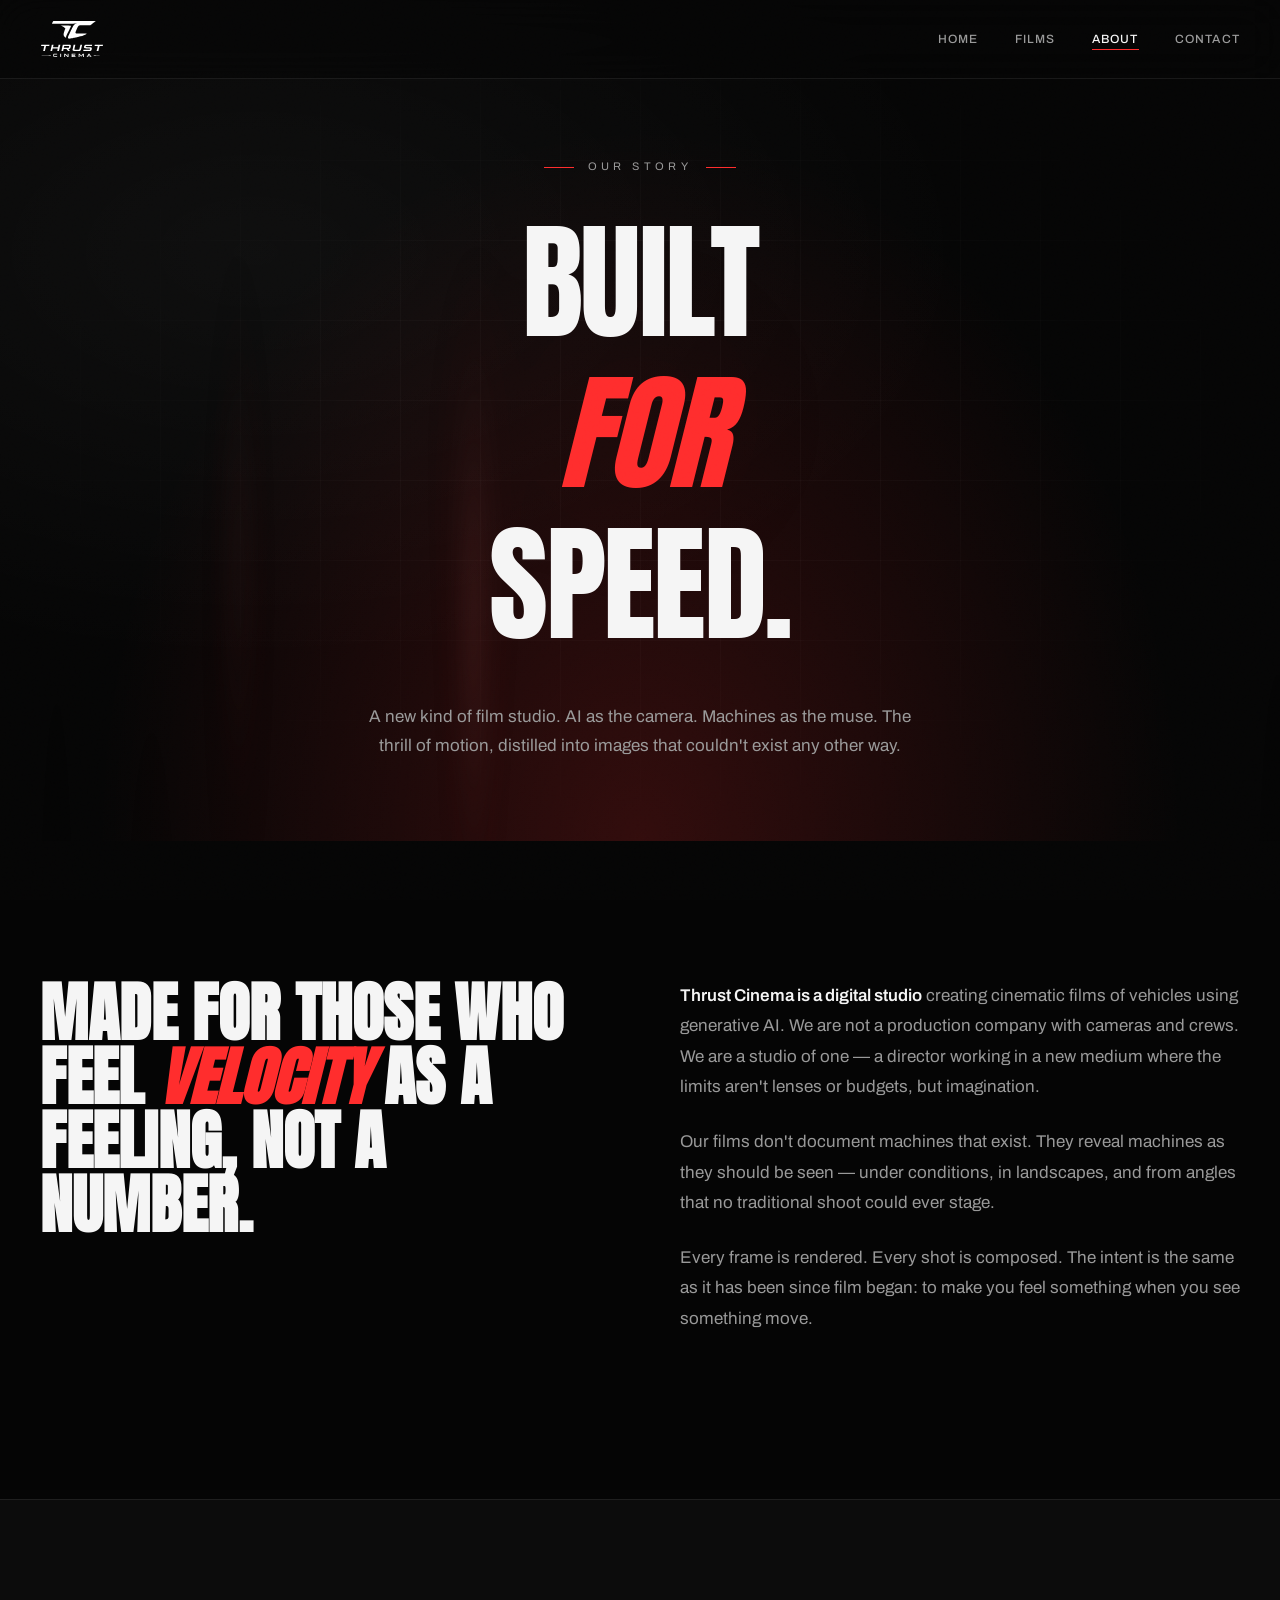
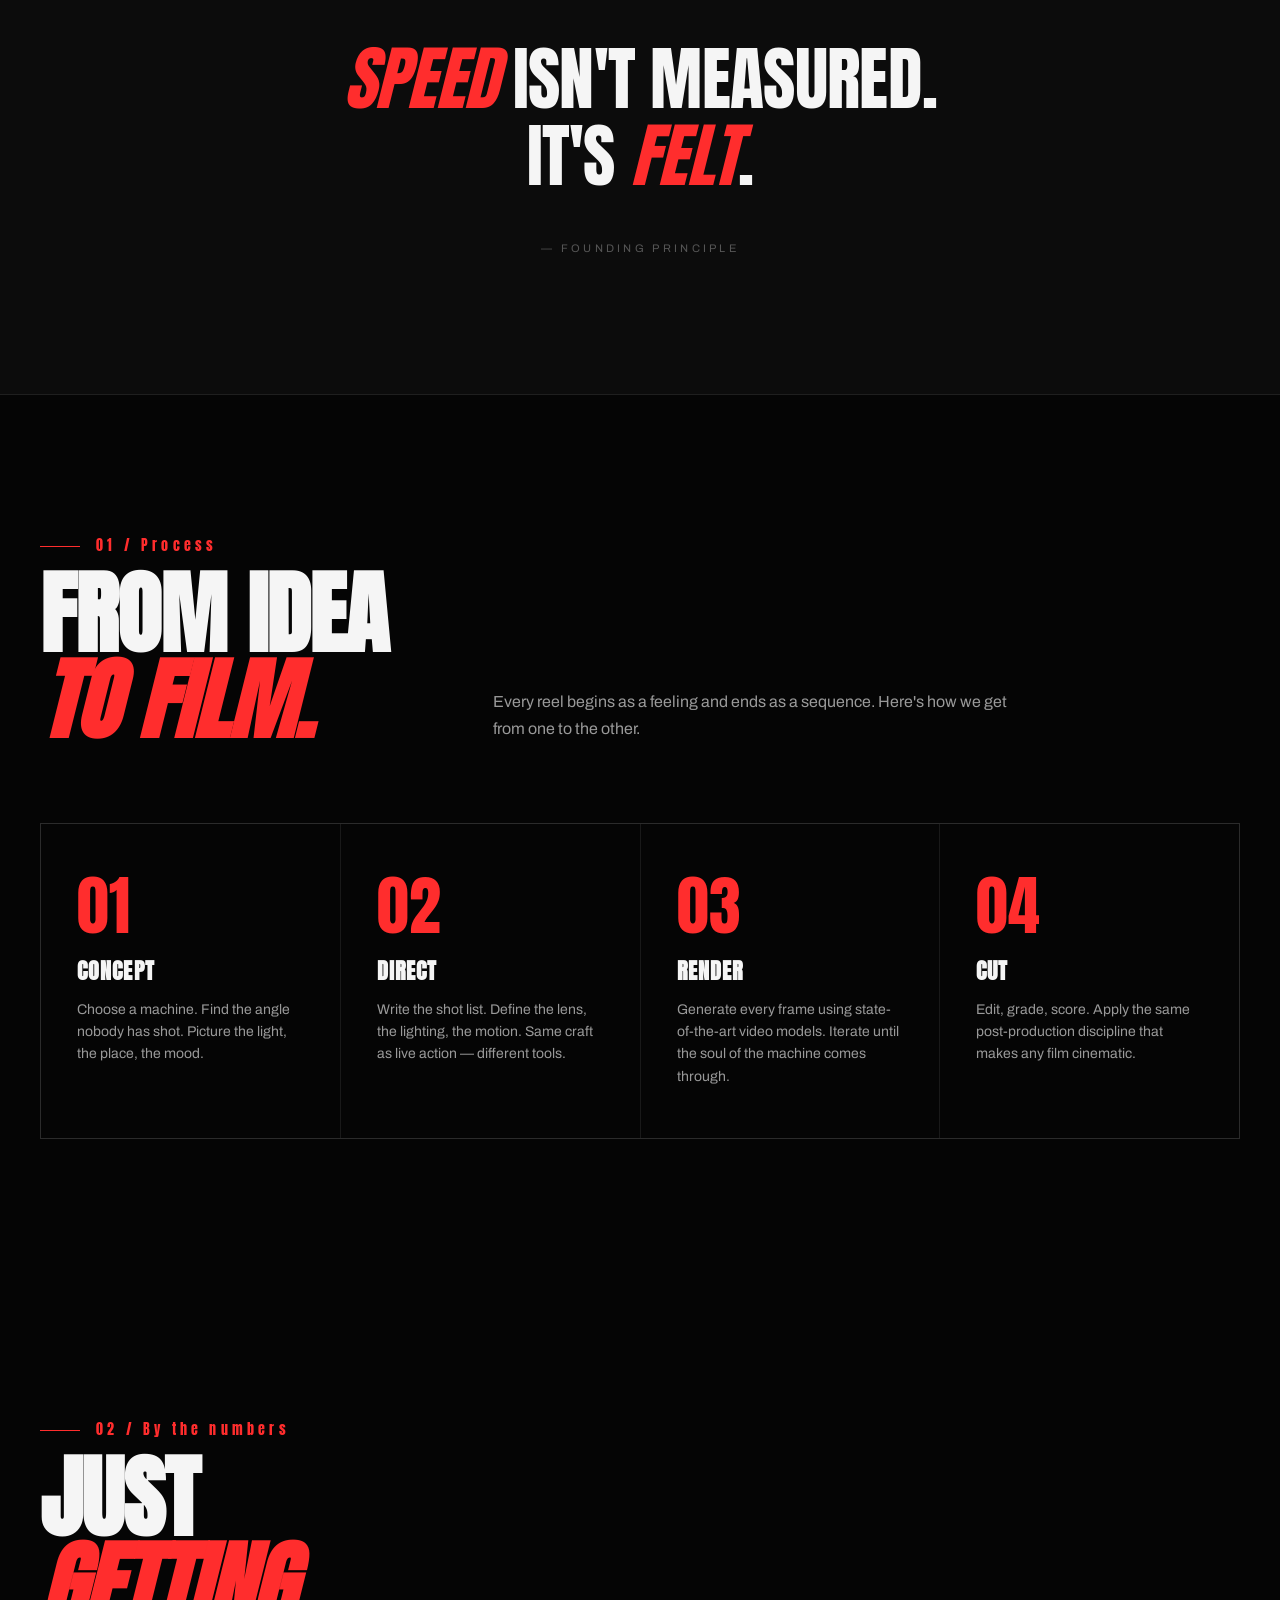
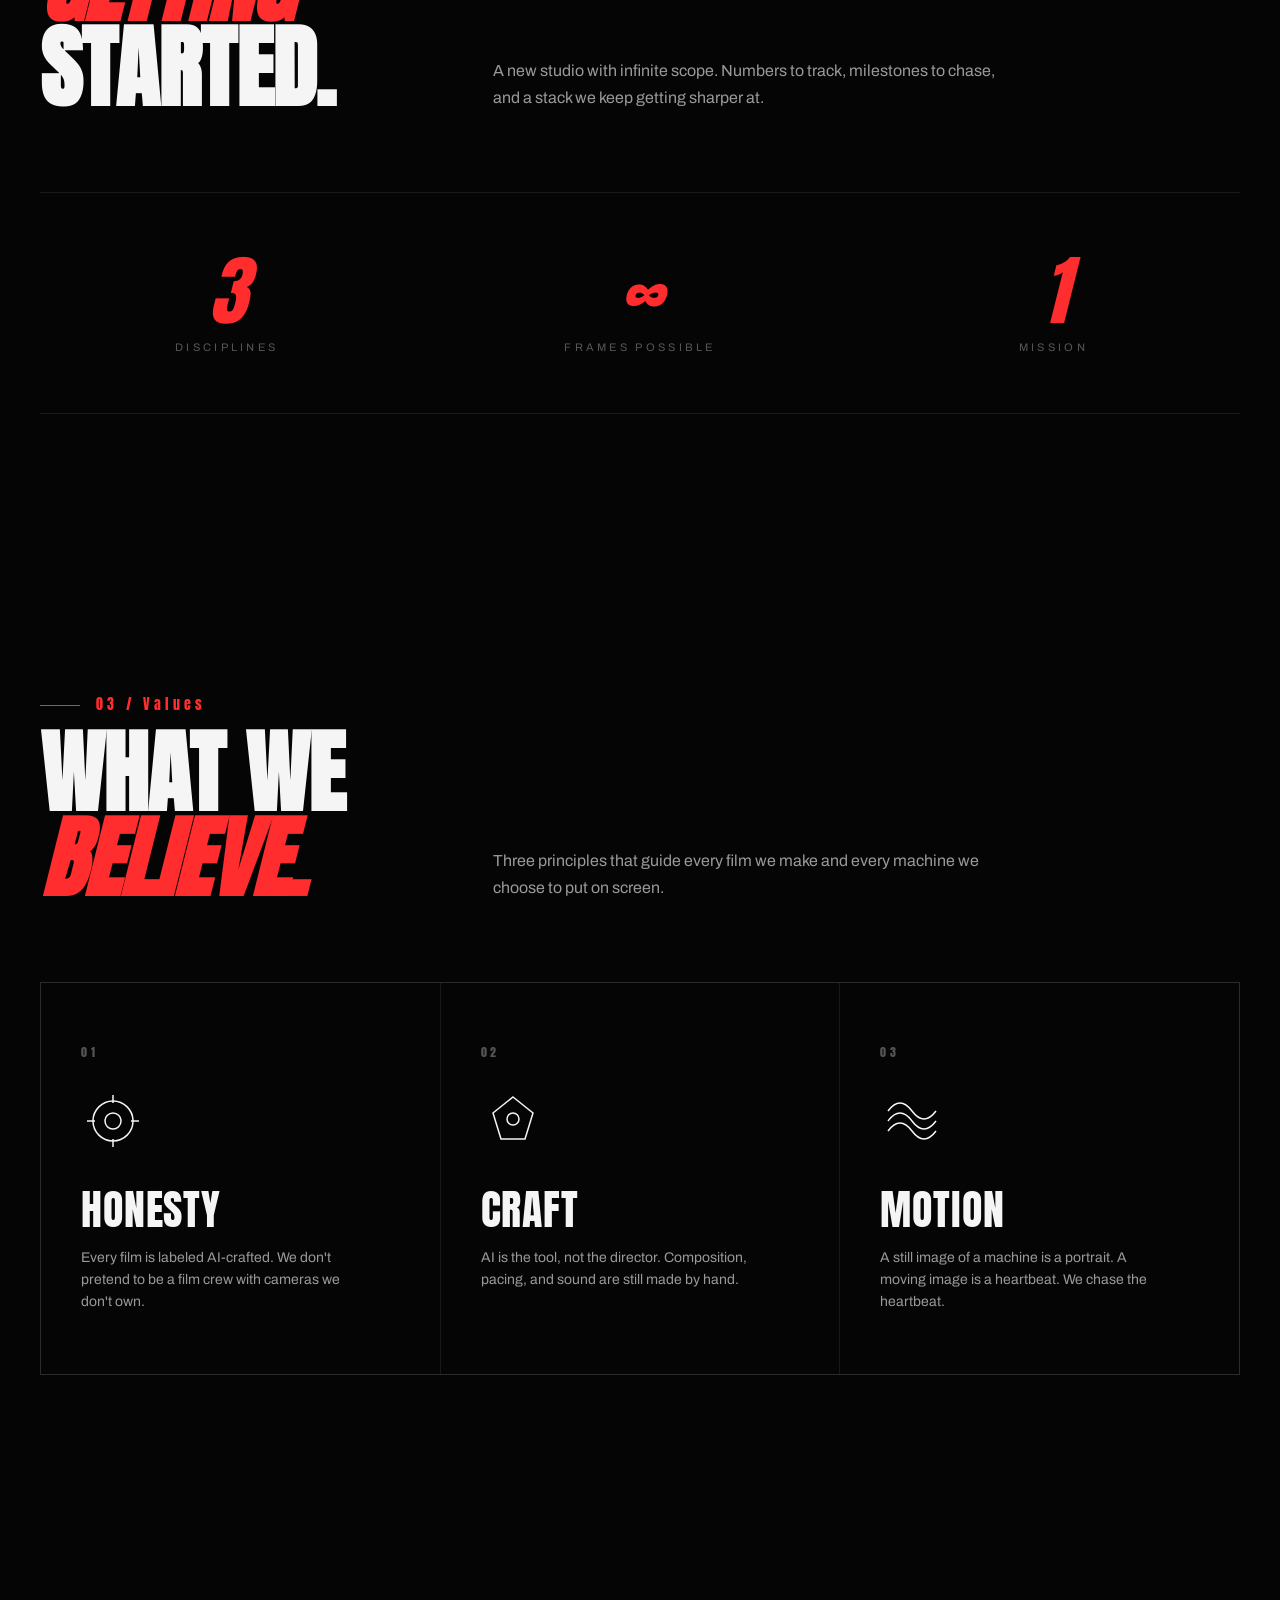
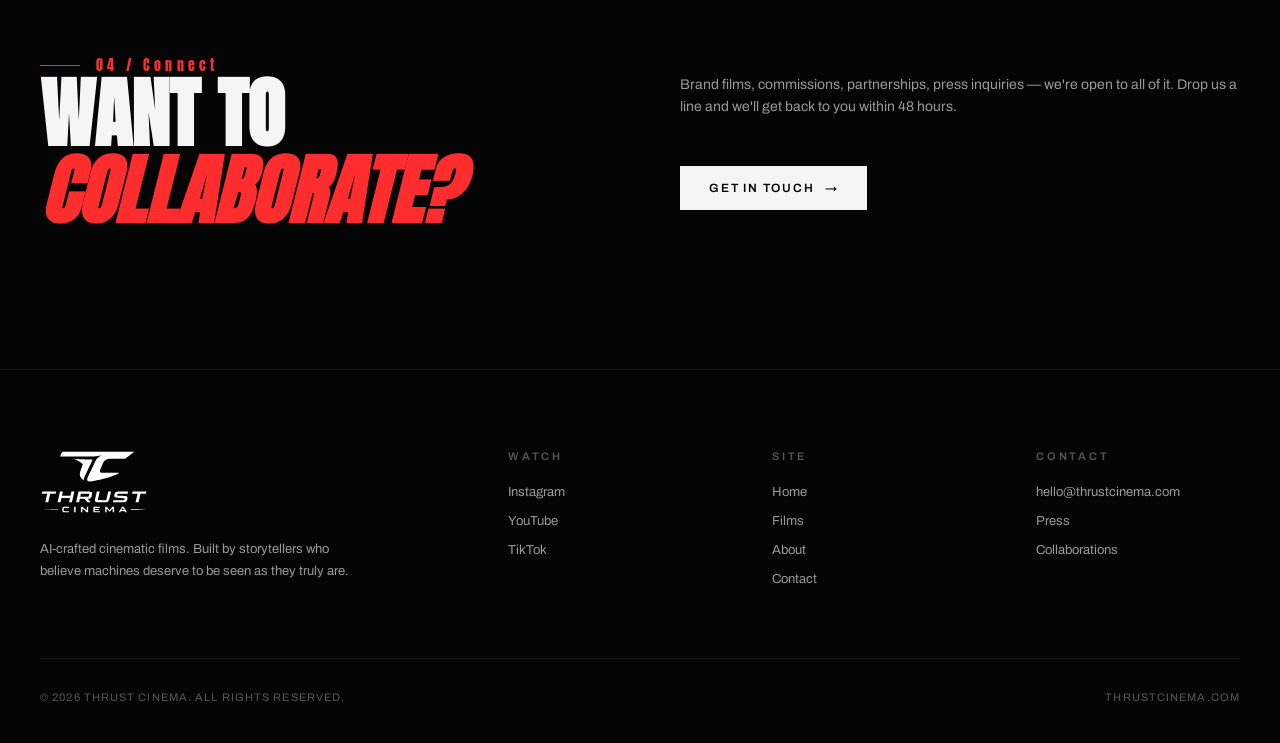
<file: about.html>
<!DOCTYPE html>
<html lang="en">
<head>
<meta charset="UTF-8" />
<meta name="viewport" content="width=device-width, initial-scale=1.0" />
<title>About — Thrust Cinema</title>
<meta name="description" content="The story behind Thrust Cinema. AI as the camera. Machines as the muse." />
<link rel="icon" type="image/png" href="favicon.png" />
<link rel="apple-touch-icon" href="favicon.png" />
<link rel="preconnect" href="https://fonts.googleapis.com">
<link rel="preconnect" href="https://fonts.gstatic.com" crossorigin>
<link href="https://fonts.googleapis.com/css2?family=Anton&family=Archivo:wght@400;500;600;700;900&family=Archivo+Narrow:wght@400;500;600&display=swap" rel="stylesheet">
<link rel="stylesheet" href="styles.css" />
</head>
<body>

<!-- NAV -->
<nav id="nav">
  <a href="index.html" class="nav-logo"><img src="logo.svg" alt="Thrust Cinema" /></a>
  <div class="nav-links">
    <a href="index.html">Home</a>
    <a href="index.html#films">Films</a>
    <a href="about.html" class="active">About</a>
    <a href="contact.html">Contact</a>
  </div>
</nav>

<!-- HERO (compact for sub-pages) -->
<section class="hero compact">
  <div class="hero-bg"></div>
  <canvas id="canvas-about" class="webgl-canvas"></canvas>
  <div class="hero-content">
    <div class="hero-eyebrow"><span></span>OUR STORY<span></span></div>
    <h1>
      <div class="line"><span>Built</span></div>
      <div class="line"><span>for</span></div>
      <div class="line"><span>speed.</span></div>
    </h1>
    <p class="hero-sub">A new kind of film studio. AI as the camera. Machines as the muse. The thrill of motion, distilled into images that couldn't exist any other way.</p>
  </div>
</section>

<!-- INTRO / WHO WE ARE -->
<section>
  <div class="about-intro reveal">
    <h2>Made for those who feel <em>velocity</em> as a feeling, not a number.</h2>
    <div class="about-intro-body">
      <p><strong>Thrust Cinema is a digital studio</strong> creating cinematic films of vehicles using generative AI. We are not a production company with cameras and crews. We are a studio of one — a director working in a new medium where the limits aren't lenses or budgets, but imagination.</p>
      <p>Our films don't document machines that exist. They reveal machines as they should be seen — under conditions, in landscapes, and from angles that no traditional shoot could ever stage.</p>
      <p>Every frame is rendered. Every shot is composed. The intent is the same as it has been since film began: to make you feel something when you see something move.</p>
    </div>
  </div>
</section>

<!-- MANIFESTO -->
<section class="manifesto">
  <div class="manifesto-content reveal">
    <p class="manifesto-quote">
      <em>Speed</em> isn't measured. <br />
      It's <em>felt</em>.
    </p>
    <div class="manifesto-attr">— Founding Principle</div>
  </div>
</section>

<!-- PROCESS -->
<section>
  <div class="section-header reveal">
    <div>
      <div class="section-num">01 / Process</div>
      <h2 class="section-title">From idea <em>to film.</em></h2>
    </div>
    <p class="section-desc">Every reel begins as a feeling and ends as a sequence. Here's how we get from one to the other.</p>
  </div>
  <div class="process">
    <div class="process-grid">
      <div class="process-step reveal">
        <div class="process-num">01</div>
        <h4>Concept</h4>
        <p>Choose a machine. Find the angle nobody has shot. Picture the light, the place, the mood.</p>
      </div>
      <div class="process-step reveal">
        <div class="process-num">02</div>
        <h4>Direct</h4>
        <p>Write the shot list. Define the lens, the lighting, the motion. Same craft as live action — different tools.</p>
      </div>
      <div class="process-step reveal">
        <div class="process-num">03</div>
        <h4>Render</h4>
        <p>Generate every frame using state-of-the-art video models. Iterate until the soul of the machine comes through.</p>
      </div>
      <div class="process-step reveal">
        <div class="process-num">04</div>
        <h4>Cut</h4>
        <p>Edit, grade, score. Apply the same post-production discipline that makes any film cinematic.</p>
      </div>
    </div>
  </div>
</section>

<!-- STATS / NUMBERS -->
<section>
  <div class="section-header reveal">
    <div>
      <div class="section-num">02 / By the numbers</div>
      <h2 class="section-title">Just <em>getting</em> started.</h2>
    </div>
    <p class="section-desc">A new studio with infinite scope. Numbers to track, milestones to chase, and a stack we keep getting sharper at.</p>
  </div>
  <div class="stats reveal">
    <div class="stat">
      <div class="stat-num"><em>3</em></div>
      <div class="stat-label">Disciplines</div>
    </div>
    <div class="stat">
      <div class="stat-num"><em>∞</em></div>
      <div class="stat-label">Frames Possible</div>
    </div>
    <div class="stat">
      <div class="stat-num"><em>1</em></div>
      <div class="stat-label">Mission</div>
    </div>
  </div>
</section>

<!-- VALUES / WHAT WE BELIEVE -->
<section>
  <div class="section-header reveal">
    <div>
      <div class="section-num">03 / Values</div>
      <h2 class="section-title">What we <em>believe.</em></h2>
    </div>
    <p class="section-desc">Three principles that guide every film we make and every machine we choose to put on screen.</p>
  </div>
  <div class="subjects">
    <div class="subject reveal">
      <div class="subject-num">01</div>
      <div class="subject-icon">
        <svg viewBox="0 0 64 64"><circle cx="32" cy="32" r="20"/><circle cx="32" cy="32" r="8"/><line x1="32" y1="6" x2="32" y2="14"/><line x1="32" y1="50" x2="32" y2="58"/><line x1="6" y1="32" x2="14" y2="32"/><line x1="50" y1="32" x2="58" y2="32"/></svg>
      </div>
      <div class="subject-title">Honesty</div>
      <p class="subject-desc">Every film is labeled AI-crafted. We don't pretend to be a film crew with cameras we don't own.</p>
    </div>
    <div class="subject reveal">
      <div class="subject-num">02</div>
      <div class="subject-icon">
        <svg viewBox="0 0 64 64"><path d="M32 8 L52 24 L44 50 L20 50 L12 24 Z"/><circle cx="32" cy="30" r="6"/></svg>
      </div>
      <div class="subject-title">Craft</div>
      <p class="subject-desc">AI is the tool, not the director. Composition, pacing, and sound are still made by hand.</p>
    </div>
    <div class="subject reveal">
      <div class="subject-num">03</div>
      <div class="subject-icon">
        <svg viewBox="0 0 64 64"><path d="M8 32 Q20 16 32 32 T56 32"/><path d="M8 42 Q20 26 32 42 T56 42"/><path d="M8 22 Q20 6 32 22 T56 22"/></svg>
      </div>
      <div class="subject-title">Motion</div>
      <p class="subject-desc">A still image of a machine is a portrait. A moving image is a heartbeat. We chase the heartbeat.</p>
    </div>
  </div>
</section>

<!-- CTA -->
<section>
  <div class="newsletter-inner">
    <div class="reveal">
      <div class="section-num">04 / Connect</div>
      <h2 class="newsletter-title">Want to <em>collaborate?</em></h2>
    </div>
    <div class="newsletter-form reveal">
      <p>Brand films, commissions, partnerships, press inquiries — we're open to all of it. Drop us a line and we'll get back to you within 48 hours.</p>
      <a href="contact.html" class="btn btn-primary" style="align-self: flex-start; margin-top: 16px;">Get in touch <span class="arrow">→</span></a>
    </div>
  </div>
</section>

<!-- FOOTER -->
<footer>
  <div class="footer-grid">
    <div class="footer-brand">
      <div class="footer-brand-mark"><img src="logo.svg" alt="Thrust Cinema" /></div>
      <p>AI-crafted cinematic films. Built by storytellers who believe machines deserve to be seen as they truly are.</p>
    </div>
    <div class="footer-col">
      <h4>Watch</h4>
      <ul>
        <li><a href="https://www.instagram.com/thrustcinema/" target="_blank" rel="noopener">Instagram</a></li>
        <li><a href="https://www.youtube.com/@thrustcinema" target="_blank" rel="noopener">YouTube</a></li>
        <li><a href="https://www.tiktok.com/@thrustcinema" target="_blank" rel="noopener">TikTok</a></li>
      </ul>
    </div>
    <div class="footer-col">
      <h4>Site</h4>
      <ul>
        <li><a href="index.html">Home</a></li>
        <li><a href="index.html#films">Films</a></li>
        <li><a href="about.html">About</a></li>
        <li><a href="contact.html">Contact</a></li>
      </ul>
    </div>
    <div class="footer-col">
      <h4>Contact</h4>
      <ul>
        <li><a href="mailto:hello@thrustcinema.com">hello@thrustcinema.com</a></li>
        <li><a href="contact.html">Press</a></li>
        <li><a href="contact.html">Collaborations</a></li>
      </ul>
    </div>
  </div>
  <div class="footer-bottom">
    <div>© 2026 Thrust Cinema. All rights reserved.</div>
    <div>thrustcinema.com</div>
  </div>
</footer>

<script src="script.js"></script>
</body>
</html>
</file>
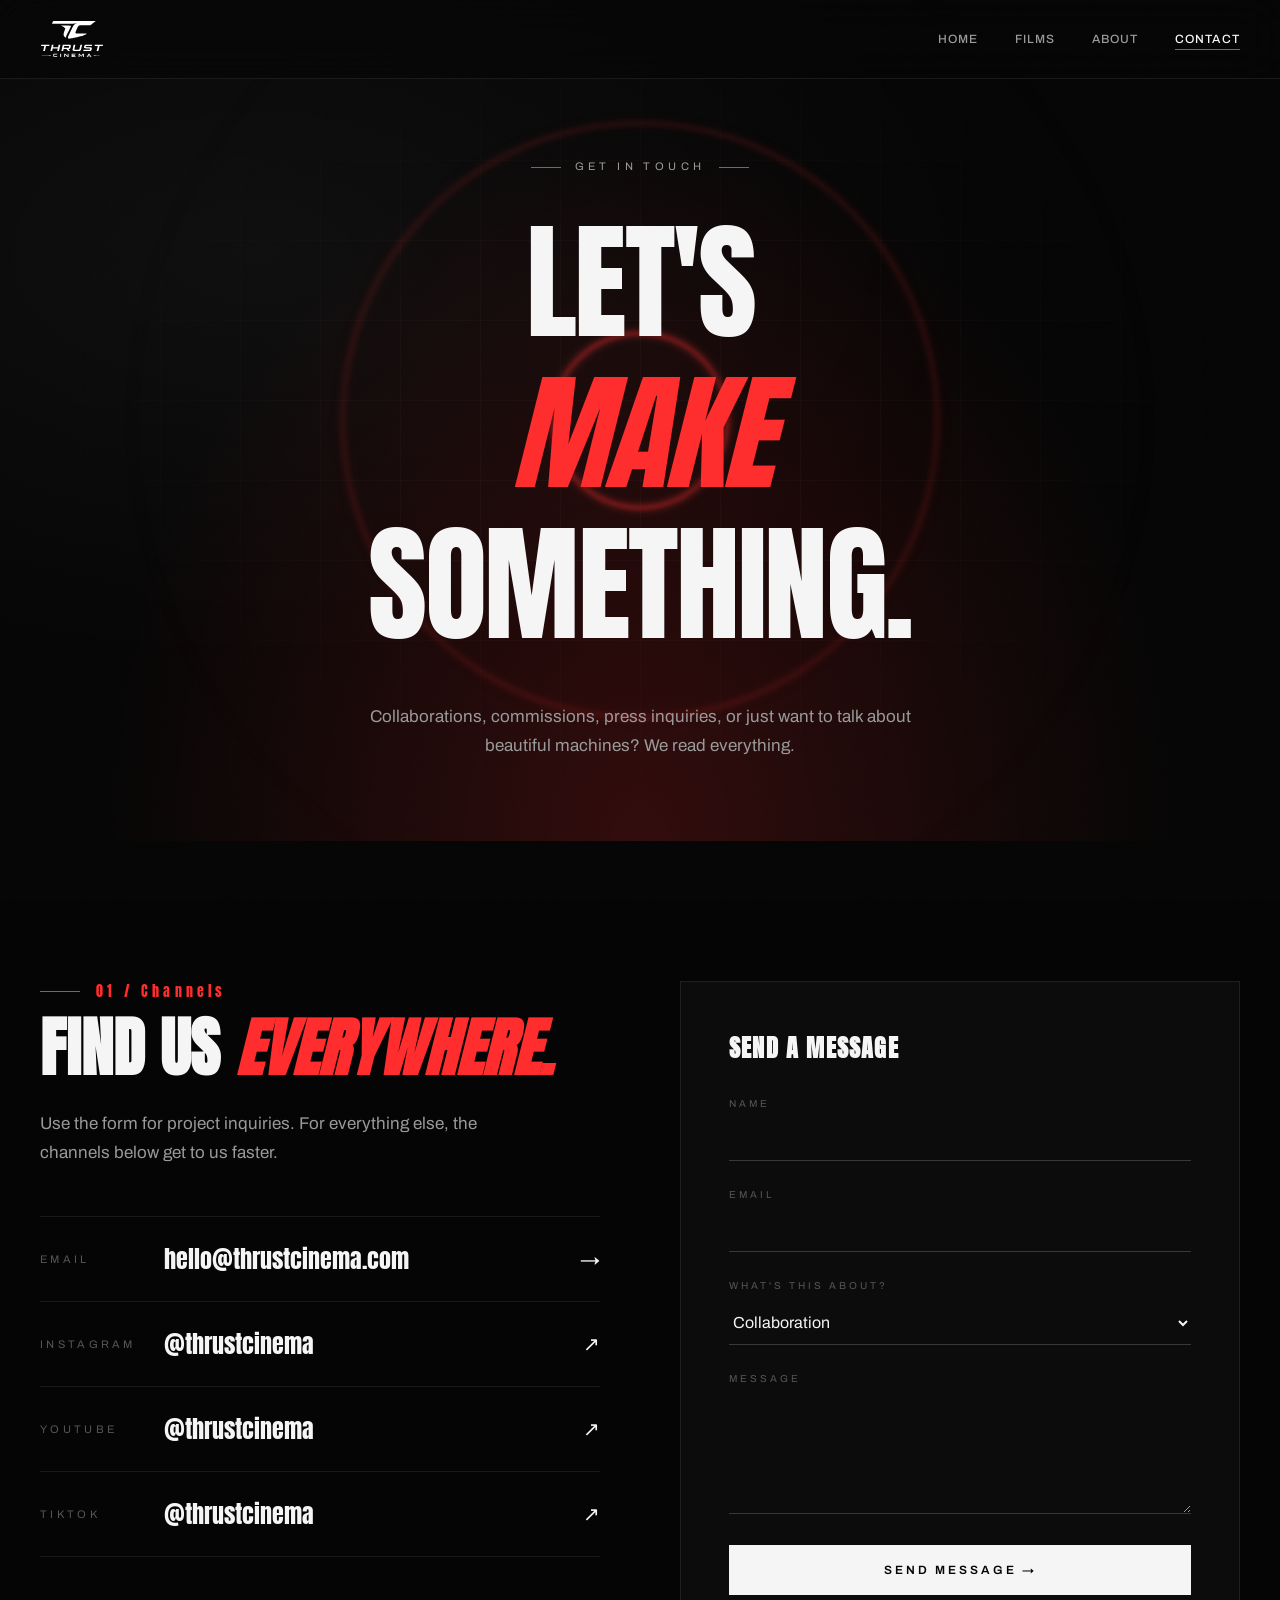
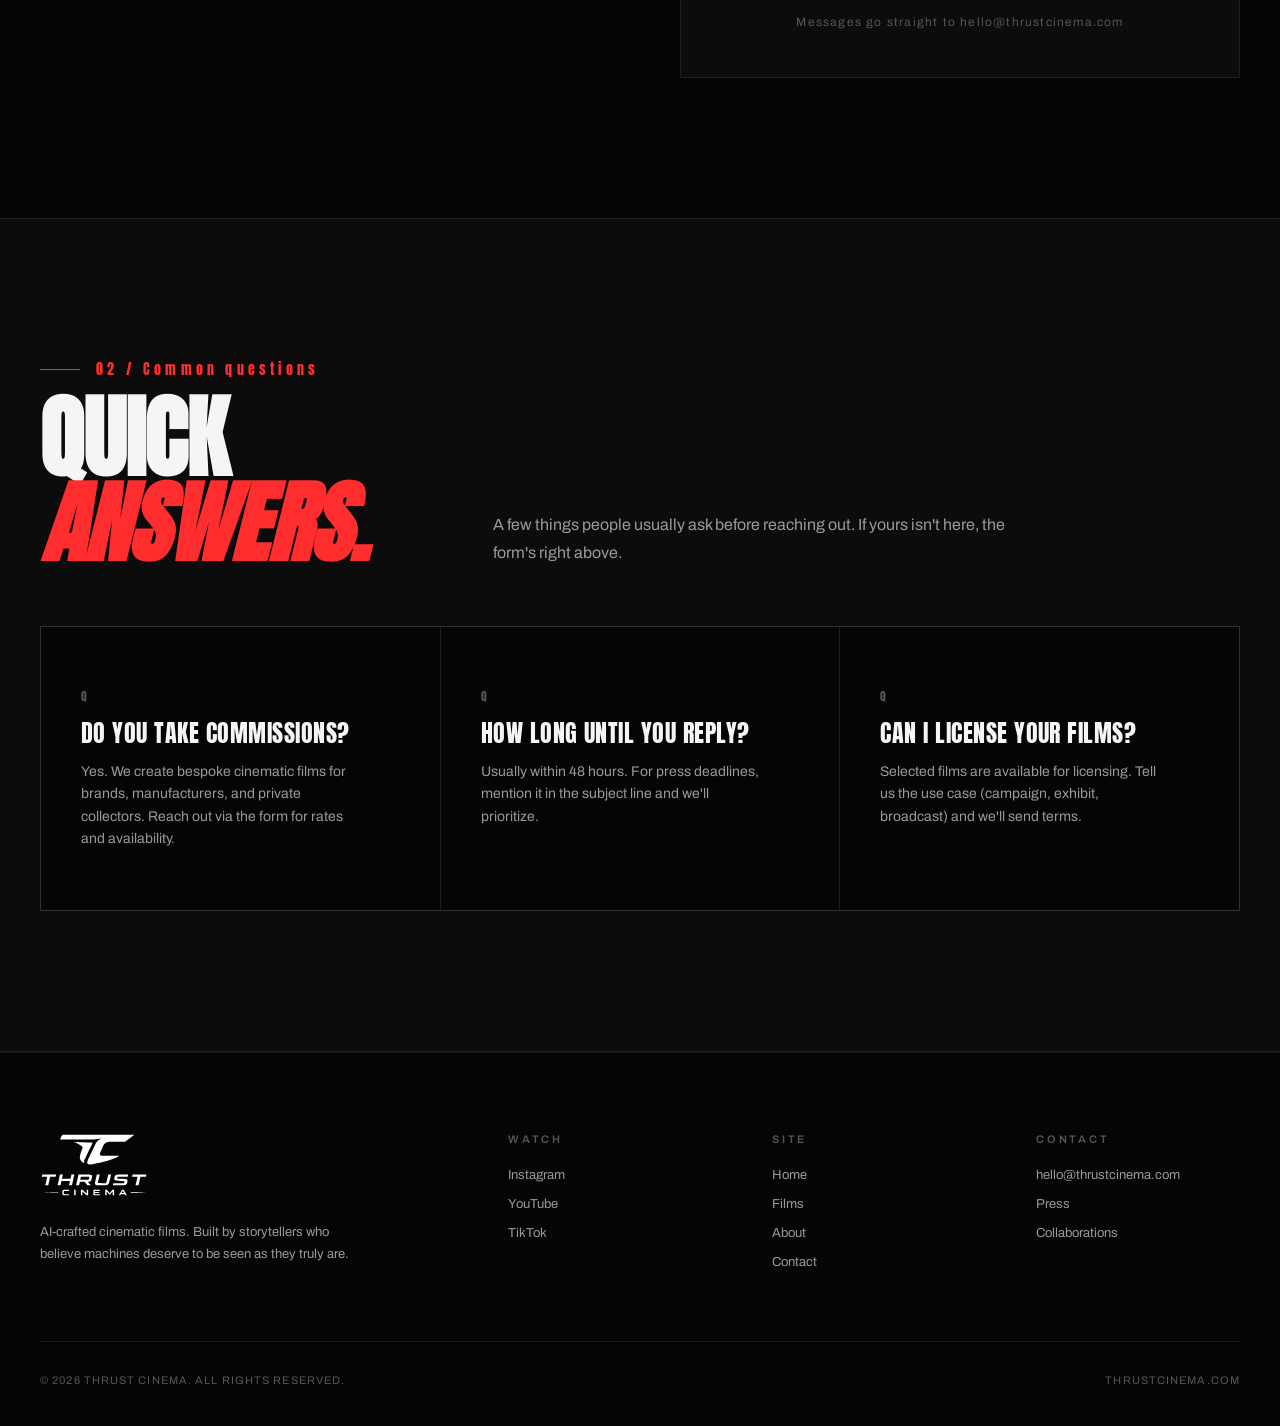
<file: contact.html>
<!DOCTYPE html>
<html lang="en">
<head>
<meta charset="UTF-8" />
<meta name="viewport" content="width=device-width, initial-scale=1.0" />
<title>Contact — Thrust Cinema</title>
<meta name="description" content="Get in touch with Thrust Cinema. Collaborations, commissions, press." />
<link rel="icon" type="image/png" href="favicon.png" />
<link rel="apple-touch-icon" href="favicon.png" />
<link rel="preconnect" href="https://fonts.googleapis.com">
<link rel="preconnect" href="https://fonts.gstatic.com" crossorigin>
<link href="https://fonts.googleapis.com/css2?family=Anton&family=Archivo:wght@400;500;600;700;900&family=Archivo+Narrow:wght@400;500;600&display=swap" rel="stylesheet">
<link rel="stylesheet" href="styles.css" />
</head>
<body>

<!-- NAV -->
<nav id="nav">
  <a href="index.html" class="nav-logo"><img src="logo.svg" alt="Thrust Cinema" /></a>
  <div class="nav-links">
    <a href="index.html">Home</a>
    <a href="index.html#films">Films</a>
    <a href="about.html">About</a>
    <a href="contact.html" class="active">Contact</a>
  </div>
</nav>

<!-- HERO (compact) -->
<section class="hero compact">
  <div class="hero-bg"></div>
  <canvas id="canvas-contact" class="webgl-canvas"></canvas>
  <div class="hero-content">
    <div class="hero-eyebrow"><span></span>GET IN TOUCH<span></span></div>
    <h1>
      <div class="line"><span>Let's</span></div>
      <div class="line"><span>make</span></div>
      <div class="line"><span>something.</span></div>
    </h1>
    <p class="hero-sub">Collaborations, commissions, press inquiries, or just want to talk about beautiful machines? We read everything.</p>
  </div>
</section>

<!-- CONTACT GRID -->
<section>
  <div class="contact-grid">
    <div class="contact-info reveal">
      <div class="section-num">01 / Channels</div>
      <h3 style="margin-top: 16px;">Find us <em>everywhere.</em></h3>
      <p>Use the form for project inquiries. For everything else, the channels below get to us faster.</p>

      <div class="contact-channels">
        <a href="mailto:hello@thrustcinema.com" class="contact-channel">
          <span class="contact-channel-label">Email</span>
          <span class="contact-channel-value">hello@thrustcinema.com</span>
          <span class="contact-arrow">→</span>
        </a>
        <a href="https://www.instagram.com/thrustcinema/" target="_blank" rel="noopener" class="contact-channel">
          <span class="contact-channel-label">Instagram</span>
          <span class="contact-channel-value">@thrustcinema</span>
          <span class="contact-arrow">↗</span>
        </a>
        <a href="https://www.youtube.com/@thrustcinema" target="_blank" rel="noopener" class="contact-channel">
          <span class="contact-channel-label">YouTube</span>
          <span class="contact-channel-value">@thrustcinema</span>
          <span class="contact-arrow">↗</span>
        </a>
        <a href="https://www.tiktok.com/@thrustcinema" target="_blank" rel="noopener" class="contact-channel">
          <span class="contact-channel-label">TikTok</span>
          <span class="contact-channel-value">@thrustcinema</span>
          <span class="contact-arrow">↗</span>
        </a>
      </div>
    </div>

    <!-- FORM
         Live Formspree endpoint: https://formspree.io/f/xpqbwpoj
         Submissions arrive at hello@thrustcinema.com -->
    <form class="contact-form reveal"
          id="contactForm"
          action="https://formspree.io/f/xpqbwpoj"
          method="POST"
          onsubmit="handleContactSubmit(event)">
      <h4>Send a message</h4>

      <div class="form-field">
        <label for="name">Name</label>
        <input type="text" id="name" name="name" required />
      </div>

      <div class="form-field">
        <label for="email">Email</label>
        <input type="email" id="email" name="email" required />
      </div>

      <div class="form-field">
        <label for="subject">What's this about?</label>
        <select id="subject" name="subject">
          <option value="Collaboration">Collaboration</option>
          <option value="Commission">Commission / Brand film</option>
          <option value="Press">Press inquiry</option>
          <option value="General">General question</option>
        </select>
      </div>

      <div class="form-field">
        <label for="message">Message</label>
        <textarea id="message" name="message" rows="5" required></textarea>
      </div>

      <!-- Anti-spam honeypot field - bots fill it, humans don't see it -->
      <input type="text" name="_gotcha" style="display:none" tabindex="-1" autocomplete="off" />

      <button type="submit" class="form-submit">Send Message →</button>
      <div class="form-status" id="formStatus">Messages go straight to hello@thrustcinema.com</div>
    </form>
  </div>
</section>

<!-- FAQ-style row -->
<section class="manifesto">
  <div class="section-header reveal" style="margin-bottom: 60px;">
    <div>
      <div class="section-num">02 / Common questions</div>
      <h2 class="section-title">Quick <em>answers.</em></h2>
    </div>
    <p class="section-desc">A few things people usually ask before reaching out. If yours isn't here, the form's right above.</p>
  </div>

  <div class="subjects" style="max-width: 1400px; margin: 0 auto;">
    <div class="subject reveal">
      <div class="subject-num">Q</div>
      <div class="subject-title" style="font-size: 24px; margin-top: 16px;">Do you take commissions?</div>
      <p class="subject-desc">Yes. We create bespoke cinematic films for brands, manufacturers, and private collectors. Reach out via the form for rates and availability.</p>
    </div>
    <div class="subject reveal">
      <div class="subject-num">Q</div>
      <div class="subject-title" style="font-size: 24px; margin-top: 16px;">How long until you reply?</div>
      <p class="subject-desc">Usually within 48 hours. For press deadlines, mention it in the subject line and we'll prioritize.</p>
    </div>
    <div class="subject reveal">
      <div class="subject-num">Q</div>
      <div class="subject-title" style="font-size: 24px; margin-top: 16px;">Can I license your films?</div>
      <p class="subject-desc">Selected films are available for licensing. Tell us the use case (campaign, exhibit, broadcast) and we'll send terms.</p>
    </div>
  </div>
</section>

<!-- FOOTER -->
<footer>
  <div class="footer-grid">
    <div class="footer-brand">
      <div class="footer-brand-mark"><img src="logo.svg" alt="Thrust Cinema" /></div>
      <p>AI-crafted cinematic films. Built by storytellers who believe machines deserve to be seen as they truly are.</p>
    </div>
    <div class="footer-col">
      <h4>Watch</h4>
      <ul>
        <li><a href="https://www.instagram.com/thrustcinema/" target="_blank" rel="noopener">Instagram</a></li>
        <li><a href="https://www.youtube.com/@thrustcinema" target="_blank" rel="noopener">YouTube</a></li>
        <li><a href="https://www.tiktok.com/@thrustcinema" target="_blank" rel="noopener">TikTok</a></li>
      </ul>
    </div>
    <div class="footer-col">
      <h4>Site</h4>
      <ul>
        <li><a href="index.html">Home</a></li>
        <li><a href="index.html#films">Films</a></li>
        <li><a href="about.html">About</a></li>
        <li><a href="contact.html">Contact</a></li>
      </ul>
    </div>
    <div class="footer-col">
      <h4>Contact</h4>
      <ul>
        <li><a href="mailto:hello@thrustcinema.com">hello@thrustcinema.com</a></li>
        <li><a href="contact.html">Press</a></li>
        <li><a href="contact.html">Collaborations</a></li>
      </ul>
    </div>
  </div>
  <div class="footer-bottom">
    <div>© 2026 Thrust Cinema. All rights reserved.</div>
    <div>thrustcinema.com</div>
  </div>
</footer>

<script src="script.js"></script>
</body>
</html>
</file>
<file: styles.css>
/* ============================================================
   THRUST CINEMA — Shared Stylesheet
   Used by index.html, about.html, contact.html
   ============================================================ */

:root {
  --bg: #050505;
  --bg-soft: #0c0c0c;
  --bg-panel: #111111;
  --fg: #f5f5f5;
  --fg-dim: #999999;
  --fg-faint: #555555;
  --accent: #ff2d2d;
  --line: rgba(255,255,255,0.08);
  --line-strong: rgba(255,255,255,0.18);
  --display: 'Anton', 'Archivo Narrow', sans-serif;
  --body: 'Archivo', sans-serif;
}

* { margin: 0; padding: 0; box-sizing: border-box; }
html { scroll-behavior: smooth; }
body {
  background: var(--bg);
  color: var(--fg);
  font-family: var(--body);
  overflow-x: hidden;
  -webkit-font-smoothing: antialiased;
  -moz-osx-font-smoothing: grayscale;
}

::selection { background: var(--accent); color: var(--fg); }

/* Grain overlay - applied to body via ::before */
body::before {
  content: '';
  position: fixed;
  inset: 0;
  pointer-events: none;
  z-index: 999;
  opacity: 0.04;
  background-image: url("data:image/svg+xml,%3Csvg viewBox='0 0 400 400' xmlns='http://www.w3.org/2000/svg'%3E%3Cfilter id='n'%3E%3CfeTurbulence type='fractalNoise' baseFrequency='0.9' numOctaves='3'/%3E%3C/filter%3E%3Crect width='100%25' height='100%25' filter='url(%23n)'/%3E%3C/svg%3E");
  mix-blend-mode: overlay;
}

/* === NAV === */
nav {
  position: fixed;
  top: 0; left: 0; right: 0;
  z-index: 100;
  padding: 20px 40px;
  display: flex;
  justify-content: space-between;
  align-items: center;
  backdrop-filter: blur(20px) saturate(180%);
  -webkit-backdrop-filter: blur(20px) saturate(180%);
  background: rgba(5,5,5,0.6);
  border-bottom: 1px solid var(--line);
  transition: padding 0.3s ease;
}
nav.shrink { padding: 12px 40px; }
.nav-logo {
  display: flex;
  align-items: center;
  text-decoration: none;
  color: var(--fg);
  height: 38px;
  transition: height 0.3s ease;
}
.nav-logo img {
  height: 100%;
  width: auto;
  display: block;
  filter: brightness(0) invert(1);
}
nav.shrink .nav-logo { height: 30px; }
.nav-links { display: flex; gap: 36px; }
.nav-links a {
  color: var(--fg-dim);
  text-decoration: none;
  font-size: 12px;
  font-weight: 500;
  letter-spacing: 0.1em;
  text-transform: uppercase;
  transition: color 0.3s;
  position: relative;
}
.nav-links a:hover { color: var(--fg); }
.nav-links a.active { color: var(--fg); }
.nav-links a::after {
  content: '';
  position: absolute;
  left: 0; bottom: -4px;
  width: 0; height: 1px;
  background: var(--accent);
  transition: width 0.3s;
}
.nav-links a:hover::after,
.nav-links a.active::after { width: 100%; }

@media (max-width: 720px) {
  nav { padding: 16px 20px; }
  .nav-links { gap: 18px; }
  .nav-links a { font-size: 10px; }
  .nav-logo { height: 30px; }
  nav.shrink .nav-logo { height: 26px; }
}

/* === HERO (used on all pages) === */
.hero {
  position: relative;
  min-height: 100vh;
  display: flex;
  align-items: center;
  justify-content: center;
  overflow: hidden;
  padding: 140px 20px 120px;
}
.hero-bg {
  position: absolute;
  inset: 0;
  background:
    radial-gradient(ellipse at 50% 100%, rgba(255,45,45,0.18), transparent 60%),
    radial-gradient(ellipse at 20% 30%, rgba(255,255,255,0.04), transparent 50%),
    var(--bg);
  z-index: 0;
}
.hero-bg::after {
  content: '';
  position: absolute;
  inset: 0;
  background-image:
    linear-gradient(rgba(255,255,255,0.025) 1px, transparent 1px),
    linear-gradient(90deg, rgba(255,255,255,0.025) 1px, transparent 1px);
  background-size: 80px 80px;
  mask-image: radial-gradient(ellipse at center, black 30%, transparent 75%);
  -webkit-mask-image: radial-gradient(ellipse at center, black 30%, transparent 75%);
}

/* Sub-pages use a shorter hero */
.hero.compact {
  min-height: 70vh;
  padding: 160px 20px 80px;
}

/* WebGL canvas */
.webgl-canvas {
  position: absolute;
  inset: 0;
  width: 100%;
  height: 100%;
  z-index: 1;
  opacity: 0.7;
  pointer-events: none;
}

.hero-content {
  text-align: center;
  z-index: 2;
  position: relative;
  padding: 0 20px;
  max-width: 1400px;
}
.hero-eyebrow {
  font-size: 11px;
  letter-spacing: 0.4em;
  color: var(--fg-dim);
  text-transform: uppercase;
  margin-bottom: 40px;
  opacity: 0;
  animation: fadeUp 1s 0.2s forwards;
}
.hero-eyebrow span {
  display: inline-block;
  width: 30px; height: 1px;
  background: var(--accent);
  vertical-align: middle;
  margin: 0 14px;
}
h1 {
  font-family: var(--display);
  font-size: clamp(48px, 10vw, 160px);
  line-height: 1;
  letter-spacing: -0.02em;
  text-transform: uppercase;
  font-weight: 400;
}
h1 .line {
  display: block;
  overflow: hidden;
  padding: 0.05em 0;
}
h1 .line + .line { margin-top: 0.08em; }
h1 .line span {
  display: inline-block;
  transform: translateY(110%);
  animation: rise 1.2s cubic-bezier(0.16, 1, 0.3, 1) forwards;
}
h1 .line:nth-child(1) span { animation-delay: 0.4s; }
h1 .line:nth-child(2) span { animation-delay: 0.55s; color: var(--accent); font-style: italic; }
h1 .line:nth-child(3) span { animation-delay: 0.7s; }

.hero-sub {
  margin-top: 48px;
  font-size: clamp(14px, 1.4vw, 17px);
  color: var(--fg-dim);
  max-width: 560px;
  margin-left: auto;
  margin-right: auto;
  line-height: 1.7;
  opacity: 0;
  animation: fadeUp 1s 1.1s forwards;
}
.hero-cta {
  margin-top: 48px;
  display: inline-flex;
  gap: 16px;
  opacity: 0;
  animation: fadeUp 1s 1.3s forwards;
  flex-wrap: wrap;
  justify-content: center;
}

/* === BUTTONS === */
.btn {
  display: inline-flex;
  align-items: center;
  gap: 10px;
  padding: 14px 28px;
  font-size: 12px;
  letter-spacing: 0.15em;
  text-transform: uppercase;
  font-weight: 600;
  text-decoration: none;
  transition: all 0.3s;
  border: 1px solid var(--line-strong);
  color: var(--fg);
  background: transparent;
  cursor: pointer;
  font-family: var(--body);
}
.btn-primary {
  background: var(--fg);
  color: var(--bg);
  border-color: var(--fg);
}
.btn-primary:hover { background: var(--accent); color: var(--fg); border-color: var(--accent); }
.btn-ghost:hover { border-color: var(--fg); background: rgba(255,255,255,0.05); }
.btn .arrow { transition: transform 0.3s; }
.btn:hover .arrow { transform: translateX(4px); }

/* Scroll indicator */
.scroll-indicator {
  position: absolute;
  bottom: 24px;
  left: 50%;
  transform: translateX(-50%);
  font-size: 10px;
  letter-spacing: 0.3em;
  color: var(--fg-faint);
  text-transform: uppercase;
  opacity: 0;
  animation: fadeIn 1.5s 1.8s forwards;
  z-index: 2;
  pointer-events: none;
}
.scroll-indicator::before {
  content: '';
  display: block;
  width: 1px;
  height: 32px;
  background: linear-gradient(to bottom, transparent, var(--fg-faint));
  margin: 0 auto 12px;
  animation: scrollPulse 2s ease-in-out infinite;
}
@media (max-width: 720px) {
  .scroll-indicator { display: none; }
}

/* === MARQUEE === */
.marquee {
  border-top: 1px solid var(--line);
  border-bottom: 1px solid var(--line);
  padding: 28px 0;
  overflow: hidden;
  background: var(--bg);
}
.marquee-track {
  display: flex;
  gap: 60px;
  animation: scroll 35s linear infinite;
  white-space: nowrap;
  width: max-content;
}
.marquee-item {
  font-family: var(--display);
  font-size: 28px;
  text-transform: uppercase;
  letter-spacing: 0.05em;
  color: var(--fg-dim);
  display: inline-flex;
  align-items: center;
  gap: 60px;
}
.marquee-item::after {
  content: '✦';
  color: var(--accent);
  font-size: 14px;
}

/* === SECTIONS === */
section { padding: 140px 40px; position: relative; }
@media (max-width: 720px) { section { padding: 90px 20px; } }

.section-header {
  max-width: 1400px;
  margin: 0 auto 80px;
  display: grid;
  grid-template-columns: 1fr 2fr;
  gap: 80px;
  align-items: end;
}
@media (max-width: 900px) {
  .section-header { grid-template-columns: 1fr; gap: 24px; }
}
.section-num {
  font-family: var(--display);
  font-size: 14px;
  color: var(--accent);
  letter-spacing: 0.3em;
}
.section-num::before {
  content: '';
  display: inline-block;
  width: 40px;
  height: 1px;
  background: var(--accent);
  vertical-align: middle;
  margin-right: 16px;
}
.section-title {
  font-family: var(--display);
  font-size: clamp(42px, 7vw, 100px);
  line-height: 0.95;
  text-transform: uppercase;
  letter-spacing: -0.01em;
  margin-top: 16px;
}
.section-title em { color: var(--accent); font-style: italic; }
.section-desc {
  color: var(--fg-dim);
  font-size: 16px;
  line-height: 1.7;
  max-width: 520px;
}

/* === FILMS / VIDEO GRID === */
.films {
  max-width: 1400px;
  margin: 0 auto;
  display: grid;
  grid-template-columns: repeat(2, 1fr);
  gap: 24px;
}
@media (max-width: 720px) { .films { grid-template-columns: 1fr; } }
.film {
  position: relative;
  aspect-ratio: 16/9;
  background: var(--bg-panel);
  border: 1px solid var(--line);
  overflow: hidden;
  cursor: pointer;
  transition: transform 0.5s cubic-bezier(0.16, 1, 0.3, 1), border-color 0.3s;
}
.film:hover { border-color: var(--line-strong); }
.film:hover .film-thumb-img { transform: scale(1.04); }
.film:hover .film-play { background: var(--accent); border-color: var(--accent); transform: scale(1.1); }
.film-thumb {
  position: absolute;
  inset: 0;
  background: linear-gradient(135deg, #1a1a1a 0%, #0a0a0a 100%);
  display: flex;
  align-items: center;
  justify-content: center;
  pointer-events: none;
  overflow: hidden;
}
.film-thumb-img {
  position: absolute;
  inset: 0;
  width: 100%;
  height: 100%;
  object-fit: cover;
  transition: transform 0.6s cubic-bezier(0.16, 1, 0.3, 1);
}
.film-thumb::before {
  content: '';
  position: absolute;
  inset: 0;
  background-image: radial-gradient(circle at 30% 50%, rgba(255,45,45,0.1), transparent 60%);
  z-index: 1;
}
.film-placeholder {
  font-family: var(--display);
  font-size: 80px;
  color: var(--fg-faint);
  opacity: 0.4;
  z-index: 1;
}

.film-overlay {
  position: absolute;
  inset: 0;
  background: linear-gradient(to top, rgba(0,0,0,0.92) 0%, rgba(0,0,0,0.4) 50%, transparent 100%);
  opacity: 1;
  transition: opacity 0.4s;
  display: flex;
  align-items: flex-end;
  padding: 32px;
  pointer-events: none;
  z-index: 2;
}
.film-meta {
  transform: translateY(0);
  transition: transform 0.5s cubic-bezier(0.16, 1, 0.3, 1);
  width: 100%;
}
.film-tag {
  font-size: 10px;
  letter-spacing: 0.3em;
  color: var(--accent);
  text-transform: uppercase;
}
.film-title {
  font-family: var(--display);
  font-size: 28px;
  text-transform: uppercase;
  margin-top: 8px;
  line-height: 1.05;
  display: -webkit-box;
  -webkit-line-clamp: 2;
  -webkit-box-orient: vertical;
  overflow: hidden;
}
.film-play {
  position: absolute;
  top: 24px;
  right: 24px;
  width: 56px;
  height: 56px;
  border: 1px solid var(--line-strong);
  border-radius: 50%;
  display: flex;
  align-items: center;
  justify-content: center;
  background: rgba(0,0,0,0.5);
  backdrop-filter: blur(10px);
  transition: all 0.3s;
  z-index: 3;
  pointer-events: none;
}
.film-play::before {
  content: '';
  width: 0; height: 0;
  border-left: 12px solid var(--fg);
  border-top: 7px solid transparent;
  border-bottom: 7px solid transparent;
  margin-left: 3px;
}

/* Shorts grid (vertical 9:16) */
.shorts-section {
  max-width: 1400px;
  margin: 80px auto 0;
}
.shorts-header {
  display: flex;
  justify-content: space-between;
  align-items: end;
  margin-bottom: 32px;
  gap: 24px;
  flex-wrap: wrap;
}
.shorts-header h3 {
  font-family: var(--display);
  font-size: clamp(32px, 4vw, 56px);
  text-transform: uppercase;
  letter-spacing: -0.01em;
}
.shorts-header h3 em { color: var(--accent); font-style: italic; }
.shorts-grid {
  display: grid;
  grid-template-columns: repeat(4, 1fr);
  gap: 16px;
}
@media (max-width: 900px) { .shorts-grid { grid-template-columns: repeat(3, 1fr); } }
@media (max-width: 600px) { .shorts-grid { grid-template-columns: repeat(2, 1fr); gap: 12px; } }
.short {
  position: relative;
  aspect-ratio: 9/16;
  background: var(--bg-panel);
  border: 1px solid var(--line);
  overflow: hidden;
  cursor: pointer;
  transition: border-color 0.3s;
}
.short:hover { border-color: var(--accent); }
.short:hover .film-thumb-img { transform: scale(1.05); }
.short .film-overlay { padding: 16px; }
.short .film-title { font-size: 16px; -webkit-line-clamp: 3; }
.short .film-tag { font-size: 9px; letter-spacing: 0.25em; }
.short .film-play { top: 12px; right: 12px; width: 36px; height: 36px; }
.short .film-play::before { border-left-width: 8px; border-top-width: 5px; border-bottom-width: 5px; }

/* Loading skeleton */
.films-loading {
  text-align: center;
  padding: 60px 20px;
  color: var(--fg-faint);
  font-size: 12px;
  letter-spacing: 0.3em;
  text-transform: uppercase;
}
.films-loading::after {
  content: '';
  display: inline-block;
  width: 8px; height: 8px;
  border-radius: 50%;
  background: var(--accent);
  margin-left: 12px;
  animation: pulse 1.4s ease-in-out infinite;
}
@keyframes pulse {
  0%, 100% { opacity: 0.3; transform: scale(0.8); }
  50% { opacity: 1; transform: scale(1.2); }
}

/* YouTube channel banner card */
.yt-banner {
  max-width: 1400px;
  margin: 80px auto 0;
  border: 1px solid var(--line);
  background: var(--bg-soft);
  padding: 40px;
  display: flex;
  align-items: center;
  justify-content: space-between;
  gap: 40px;
  flex-wrap: wrap;
}
.yt-banner-text h3 {
  font-family: var(--display);
  font-size: 32px;
  text-transform: uppercase;
  margin-bottom: 8px;
}
.yt-banner-text p { color: var(--fg-dim); font-size: 14px; }

/* === LIGHTBOX === */
.lightbox {
  position: fixed;
  inset: 0;
  z-index: 1000;
  background: rgba(0,0,0,0.92);
  backdrop-filter: blur(20px);
  -webkit-backdrop-filter: blur(20px);
  display: none;
  align-items: center;
  justify-content: center;
  padding: 20px;
  opacity: 0;
  transition: opacity 0.3s;
}
.lightbox.open { display: flex; opacity: 1; }
.lightbox-close {
  position: absolute;
  top: 24px;
  right: 24px;
  width: 48px;
  height: 48px;
  border: 1px solid var(--line-strong);
  border-radius: 50%;
  background: rgba(0,0,0,0.5);
  color: var(--fg);
  font-size: 24px;
  cursor: pointer;
  display: flex;
  align-items: center;
  justify-content: center;
  font-family: var(--body);
  transition: all 0.3s;
}
.lightbox-close:hover { background: var(--accent); border-color: var(--accent); transform: rotate(90deg); }
.lightbox-content {
  width: 100%;
  max-width: 1200px;
  aspect-ratio: 16/9;
  background: #000;
  position: relative;
}
.lightbox-content.short-mode {
  aspect-ratio: 9/16;
  max-width: 420px;
  max-height: 90vh;
}
.lightbox-content iframe {
  width: 100%;
  height: 100%;
  border: 0;
}

/* === MANIFESTO / QUOTE === */
.manifesto {
  background: var(--bg-soft);
  border-top: 1px solid var(--line);
  border-bottom: 1px solid var(--line);
}
.manifesto-content { max-width: 1100px; margin: 0 auto; text-align: center; }
.manifesto-quote {
  font-family: var(--display);
  font-size: clamp(32px, 5.5vw, 80px);
  line-height: 1.1;
  text-transform: uppercase;
  letter-spacing: -0.01em;
}
.manifesto-quote em { color: var(--accent); font-style: italic; }
.manifesto-attr {
  margin-top: 48px;
  font-size: 11px;
  letter-spacing: 0.3em;
  color: var(--fg-faint);
  text-transform: uppercase;
}

/* === SUBJECTS === */
.subjects {
  max-width: 1400px;
  margin: 0 auto;
  display: grid;
  grid-template-columns: repeat(3, 1fr);
  gap: 1px;
  background: var(--line);
  border: 1px solid var(--line);
}
@media (max-width: 900px) { .subjects { grid-template-columns: 1fr; } }
.subject {
  background: var(--bg);
  padding: 60px 40px;
  transition: background 0.4s;
  position: relative;
  overflow: hidden;
}
.subject:hover { background: var(--bg-soft); }
.subject:hover .subject-icon { transform: translate(8px, -8px); }
.subject-num {
  font-family: var(--display);
  font-size: 12px;
  color: var(--fg-faint);
  letter-spacing: 0.3em;
}
.subject-icon {
  margin: 24px 0 32px;
  transition: transform 0.4s cubic-bezier(0.16, 1, 0.3, 1);
  height: 72px;
  display: flex;
  align-items: center;
}
.subject-icon svg { width: 64px; height: 64px; stroke: var(--fg); fill: none; stroke-width: 1.5; }
.subject-icon img {
  width: 72px;
  height: 72px;
  object-fit: contain;
  /* SVG icons are dark by default; invert + brightness flips them to pure white */
  filter: brightness(0) invert(1);
  transition: filter 0.4s ease;
}
/* On hover, paint them red (the accent color) using a CSS filter chain */
.subject:hover .subject-icon img {
  filter: brightness(0) saturate(100%) invert(38%) sepia(96%) saturate(7474%) hue-rotate(345deg) brightness(102%) contrast(108%);
}
.subject-title {
  font-family: var(--display);
  font-size: 42px;
  text-transform: uppercase;
  letter-spacing: 0.02em;
  line-height: 1;
}
.subject-desc {
  color: var(--fg-dim);
  font-size: 14px;
  line-height: 1.6;
  margin-top: 16px;
  max-width: 280px;
}

/* === ABOUT PAGE BLOCKS === */
.about-intro {
  max-width: 1200px;
  margin: 0 auto;
  display: grid;
  grid-template-columns: 1fr 1fr;
  gap: 80px;
  align-items: start;
}
@media (max-width: 900px) {
  .about-intro { grid-template-columns: 1fr; gap: 40px; }
}
.about-intro h2 {
  font-family: var(--display);
  font-size: clamp(40px, 5vw, 72px);
  line-height: 1;
  text-transform: uppercase;
}
.about-intro h2 em { color: var(--accent); font-style: italic; }
.about-intro-body p {
  color: var(--fg-dim);
  font-size: 17px;
  line-height: 1.8;
  margin-bottom: 24px;
}
.about-intro-body p strong { color: var(--fg); font-weight: 600; }

/* Process timeline */
.process {
  max-width: 1400px;
  margin: 0 auto;
}
.process-grid {
  display: grid;
  grid-template-columns: repeat(4, 1fr);
  gap: 1px;
  background: var(--line);
  border: 1px solid var(--line);
}
@media (max-width: 900px) { .process-grid { grid-template-columns: repeat(2, 1fr); } }
@media (max-width: 600px) { .process-grid { grid-template-columns: 1fr; } }
.process-step {
  background: var(--bg);
  padding: 50px 36px;
  position: relative;
}
.process-step:hover { background: var(--bg-soft); }
.process-num {
  font-family: var(--display);
  font-size: 64px;
  color: var(--accent);
  line-height: 1;
  margin-bottom: 16px;
}
.process-step h4 {
  font-family: var(--display);
  font-size: 22px;
  text-transform: uppercase;
  letter-spacing: 0.05em;
  margin-bottom: 12px;
}
.process-step p {
  color: var(--fg-dim);
  font-size: 14px;
  line-height: 1.6;
}

/* Stats row */
.stats {
  max-width: 1400px;
  margin: 0 auto;
  display: grid;
  grid-template-columns: repeat(3, 1fr);
  gap: 40px;
  padding: 60px 0;
  border-top: 1px solid var(--line);
  border-bottom: 1px solid var(--line);
}
@media (max-width: 720px) { .stats { grid-template-columns: 1fr; gap: 24px; } }
.stat {
  text-align: center;
}
.stat-num {
  font-family: var(--display);
  font-size: clamp(48px, 6vw, 84px);
  line-height: 1;
  color: var(--fg);
}
.stat-num em { color: var(--accent); font-style: italic; }
.stat-label {
  font-size: 11px;
  letter-spacing: 0.3em;
  color: var(--fg-faint);
  text-transform: uppercase;
  margin-top: 12px;
}

/* === CONTACT PAGE === */
.contact-grid {
  max-width: 1400px;
  margin: 0 auto;
  display: grid;
  grid-template-columns: 1fr 1fr;
  gap: 80px;
  align-items: start;
}
@media (max-width: 900px) { .contact-grid { grid-template-columns: 1fr; gap: 60px; } }

.contact-info h3 {
  font-family: var(--display);
  font-size: clamp(40px, 5vw, 72px);
  line-height: 0.95;
  text-transform: uppercase;
  margin-bottom: 32px;
}
.contact-info h3 em { color: var(--accent); font-style: italic; }
.contact-info > p {
  color: var(--fg-dim);
  font-size: 17px;
  line-height: 1.7;
  margin-bottom: 48px;
  max-width: 480px;
}

.contact-channels {
  display: flex;
  flex-direction: column;
  gap: 0;
}
.contact-channel {
  display: flex;
  align-items: center;
  gap: 24px;
  padding: 24px 0;
  border-top: 1px solid var(--line);
  text-decoration: none;
  color: var(--fg);
  transition: padding 0.3s;
}
.contact-channel:last-child { border-bottom: 1px solid var(--line); }
.contact-channel:hover { padding-left: 16px; }
.contact-channel:hover .contact-arrow { transform: translateX(8px); color: var(--accent); }
.contact-channel-label {
  font-size: 11px;
  letter-spacing: 0.3em;
  color: var(--fg-faint);
  text-transform: uppercase;
  width: 100px;
  flex-shrink: 0;
}
.contact-channel-value {
  font-family: var(--display);
  font-size: 24px;
  flex: 1;
}
.contact-arrow {
  transition: all 0.3s;
  font-size: 20px;
}

/* Contact form */
.contact-form {
  background: var(--bg-soft);
  border: 1px solid var(--line);
  padding: 48px;
}
@media (max-width: 720px) { .contact-form { padding: 32px 24px; } }
.contact-form h4 {
  font-family: var(--display);
  font-size: 24px;
  text-transform: uppercase;
  margin-bottom: 32px;
  letter-spacing: 0.05em;
}
.form-field {
  margin-bottom: 28px;
}
.form-field label {
  display: block;
  font-size: 10px;
  letter-spacing: 0.3em;
  text-transform: uppercase;
  color: var(--fg-faint);
  margin-bottom: 10px;
}
.form-field input,
.form-field textarea,
.form-field select {
  width: 100%;
  background: transparent;
  border: none;
  border-bottom: 1px solid var(--line-strong);
  color: var(--fg);
  font-family: var(--body);
  font-size: 16px;
  padding: 12px 0;
  outline: none;
  transition: border-color 0.3s;
}
.form-field select { cursor: pointer; }
.form-field select option { background: var(--bg-soft); color: var(--fg); }
.form-field textarea {
  resize: vertical;
  min-height: 120px;
  font-family: var(--body);
}
.form-field input:focus,
.form-field textarea:focus,
.form-field select:focus { border-color: var(--accent); }
.form-submit {
  width: 100%;
  padding: 18px;
  background: var(--fg);
  color: var(--bg);
  border: none;
  font-family: var(--body);
  font-size: 12px;
  letter-spacing: 0.25em;
  text-transform: uppercase;
  font-weight: 600;
  cursor: pointer;
  transition: background 0.3s, color 0.3s;
}
.form-submit:hover { background: var(--accent); color: var(--fg); }
.form-status {
  margin-top: 20px;
  font-size: 12px;
  color: var(--fg-faint);
  letter-spacing: 0.1em;
  text-align: center;
}

/* === NEWSLETTER === */
.newsletter-inner {
  max-width: 1400px;
  margin: 0 auto;
  display: grid;
  grid-template-columns: 1fr 1fr;
  gap: 80px;
  align-items: center;
}
@media (max-width: 900px) {
  .newsletter-inner { grid-template-columns: 1fr; gap: 40px; }
}
.newsletter-title {
  font-family: var(--display);
  font-size: clamp(40px, 6vw, 88px);
  line-height: 1;
  text-transform: uppercase;
}
.newsletter-title em { color: var(--accent); font-style: italic; }
.newsletter-form { display: flex; flex-direction: column; gap: 16px; }
.newsletter-form p {
  color: var(--fg-dim);
  font-size: 14px;
  line-height: 1.6;
  margin-bottom: 16px;
}
.input-row {
  display: flex;
  border-bottom: 1px solid var(--line-strong);
  transition: border-color 0.3s;
}
.input-row:focus-within { border-color: var(--accent); }
.input-row input {
  flex: 1;
  background: transparent;
  border: none;
  color: var(--fg);
  font-family: var(--body);
  font-size: 16px;
  padding: 16px 0;
  outline: none;
}
.input-row input::placeholder { color: var(--fg-faint); }
.input-row button {
  background: transparent;
  border: none;
  color: var(--fg);
  font-family: var(--body);
  font-size: 11px;
  letter-spacing: 0.25em;
  text-transform: uppercase;
  font-weight: 600;
  cursor: pointer;
  padding: 0 16px;
  transition: color 0.3s;
}
.input-row button:hover { color: var(--accent); }
.form-note { font-size: 11px; color: var(--fg-faint); letter-spacing: 0.1em; }

/* === FOOTER === */
footer {
  border-top: 1px solid var(--line);
  padding: 80px 40px 40px;
  background: var(--bg);
}
@media (max-width: 720px) { footer { padding: 60px 20px 30px; } }
.footer-grid {
  max-width: 1400px;
  margin: 0 auto;
  display: grid;
  grid-template-columns: 2fr 1fr 1fr 1fr;
  gap: 60px;
  padding-bottom: 60px;
  border-bottom: 1px solid var(--line);
}
@media (max-width: 900px) {
  .footer-grid { grid-template-columns: 1fr 1fr; gap: 40px; }
}
.footer-brand-mark {
  display: flex;
  align-items: center;
  height: 64px;
  margin-bottom: 24px;
}
.footer-brand-mark img {
  height: 100%;
  width: auto;
  display: block;
  filter: brightness(0) invert(1);
}
.footer-brand p {
  color: var(--fg-dim);
  font-size: 13px;
  line-height: 1.7;
  max-width: 320px;
}
.footer-col h4 {
  font-size: 11px;
  letter-spacing: 0.25em;
  text-transform: uppercase;
  color: var(--fg-faint);
  margin-bottom: 20px;
  font-weight: 600;
}
.footer-col ul { list-style: none; }
.footer-col li { margin-bottom: 12px; }
.footer-col a {
  color: var(--fg-dim);
  text-decoration: none;
  font-size: 13px;
  transition: color 0.3s;
}
.footer-col a:hover { color: var(--fg); }
.footer-bottom {
  max-width: 1400px;
  margin: 32px auto 0;
  display: flex;
  justify-content: space-between;
  flex-wrap: wrap;
  gap: 20px;
  font-size: 11px;
  color: var(--fg-faint);
  letter-spacing: 0.1em;
  text-transform: uppercase;
}

/* === ANIMATIONS === */
@keyframes rise { to { transform: translateY(0); } }
@keyframes fadeUp {
  from { opacity: 0; transform: translateY(20px); }
  to { opacity: 1; transform: translateY(0); }
}
@keyframes fadeIn { to { opacity: 1; } }
@keyframes scroll {
  from { transform: translateX(0); }
  to { transform: translateX(-50%); }
}
@keyframes scrollPulse {
  0%, 100% { transform: scaleY(1); transform-origin: bottom; opacity: 1; }
  50% { transform: scaleY(0.3); opacity: 0.3; }
}

/* Reveal on scroll */
.reveal {
  opacity: 0;
  transform: translateY(40px);
  transition: opacity 0.9s cubic-bezier(0.16, 1, 0.3, 1), transform 0.9s cubic-bezier(0.16, 1, 0.3, 1);
}
.reveal.in { opacity: 1; transform: translateY(0); }
</file>
